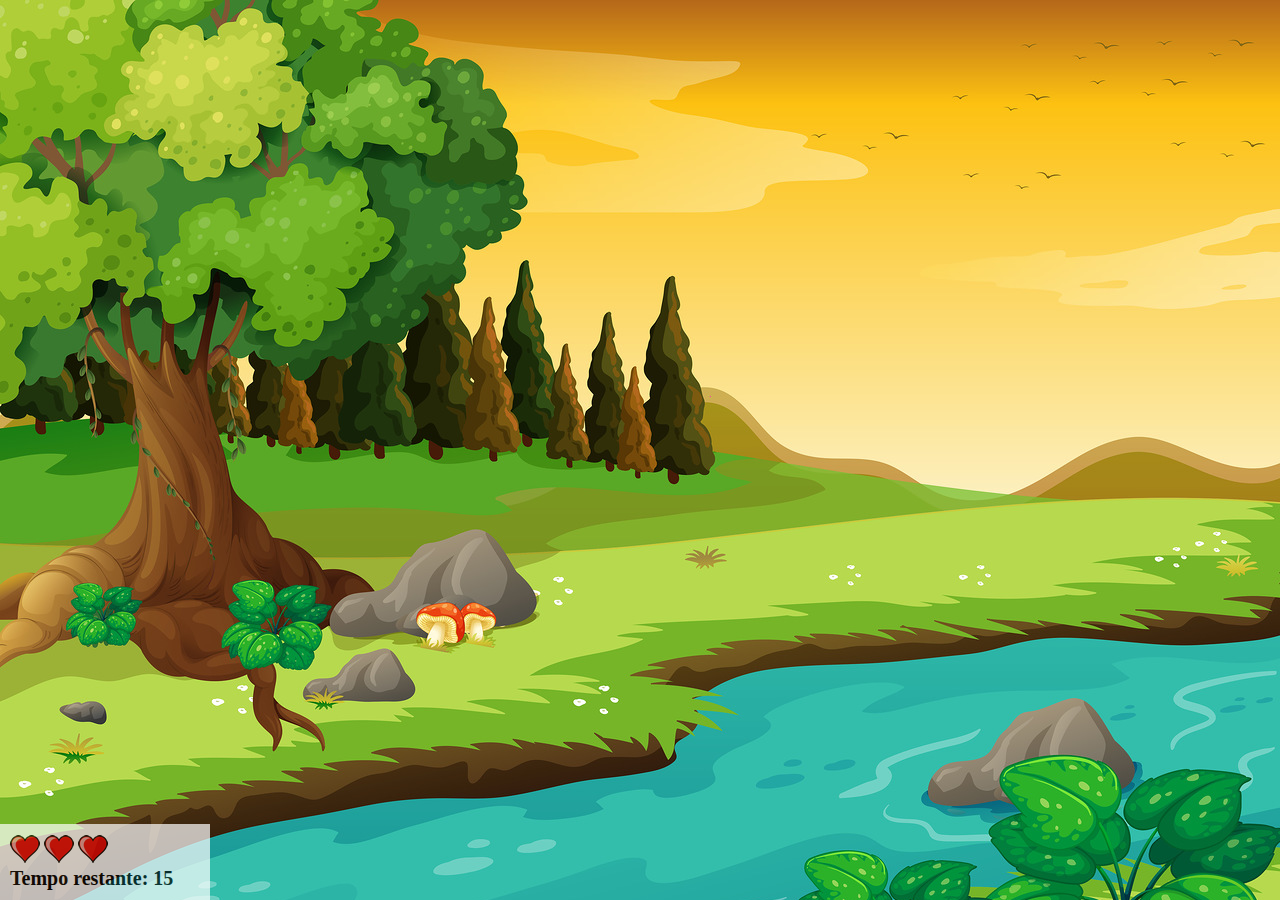
<file: index.html>
<!DOCTYPE html>
<html lang="en">
<head>
    <meta charset="UTF-8">
    <meta http-equiv="X-UA-Compatible" content="IE=edge">
    <meta name="viewport" content="width=device-width, initial-scale=1.0">
    <title>Mata Mosquito</title>
    <link rel="stylesheet" type="text/css" href="style.css">
    <script src="script.js"></script>
</head>
<body onresize="ajustaTamanhoPalcoJogo()">
  <div class="painel">
    <div class="vida"></div>
        <img id="v1" src="imagens/coracao_cheio.png">
        <img id="v2" src="imagens/coracao_cheio.png">
        <img id="v3" src="imagens/coracao_cheio.png">
    <div class="cronometro">Tempo restante: <span id="cronometro"></span></div>
  </div>
   <script>
        document.getElementById('cronometro').innerHTML = tempo        
        var criaMosca = setInterval(function(){
            posicaoRandomica()
        }, criaMosquitoTempo)   
    </script>
</body>
</html>
</file>
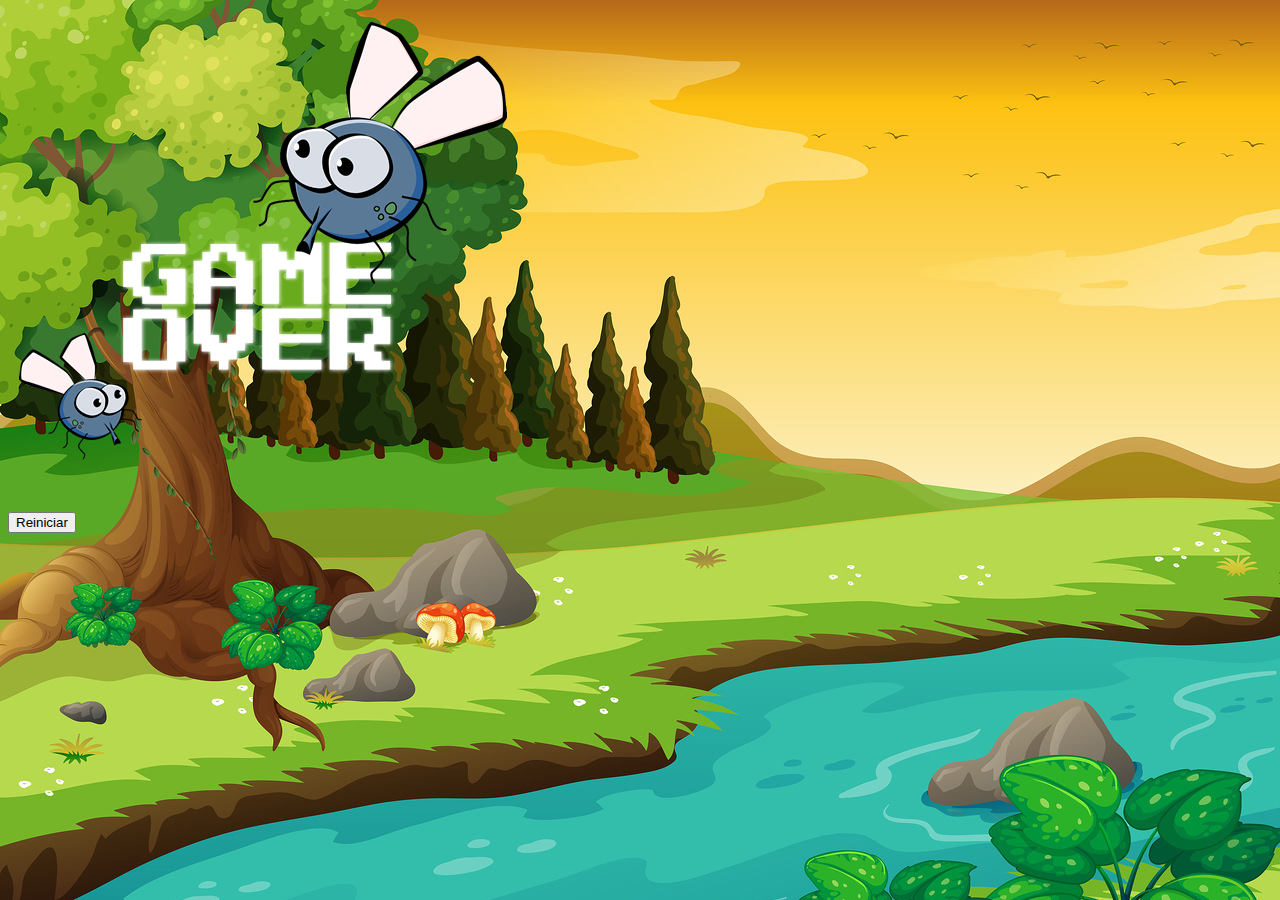
<file: fim.html>
<!DOCTYPE html>
<html lang="en">
<head>
    <meta charset="UTF-8">
    <meta http-equiv="X-UA-Compatible" content="IE=edge">
    <meta name="viewport" content="width=device-width, initial-scale=1.0">
    <title>GAMEOVER</title>
    <!-- CSS only -->
<link href="https://cdn.jsdelivr.net/npm/bootstrap@5.2.0-beta1/dist/css/bootstrap.min.css" rel="stylesheet" integrity="sha384-0evHe/X+R7YkIZDRvuzKMRqM+OrBnVFBL6DOitfPri4tjfHxaWutUpFmBp4vmVor" crossorigin="anonymous">
<link rel="stylesheet" href="style.css">
</head>
<body>
    <div class="container">
        <div class="row">
            <div class="col">
                <div class="d-flex justify-content-center">
                    <img src="imagens/game_over.png">
                </div>
            </div>
        </div>

        <div class="row">
            <div class="col">
                <div class="d-flex justify-content-center">
                    <button type="button" class="btn btn-dark btn-lg" onclick="window.location.href = 'index_i.html' ">Reiniciar</button>
                </div>
            </div>
        </div>
    </div>
</body>
</html>
</file>
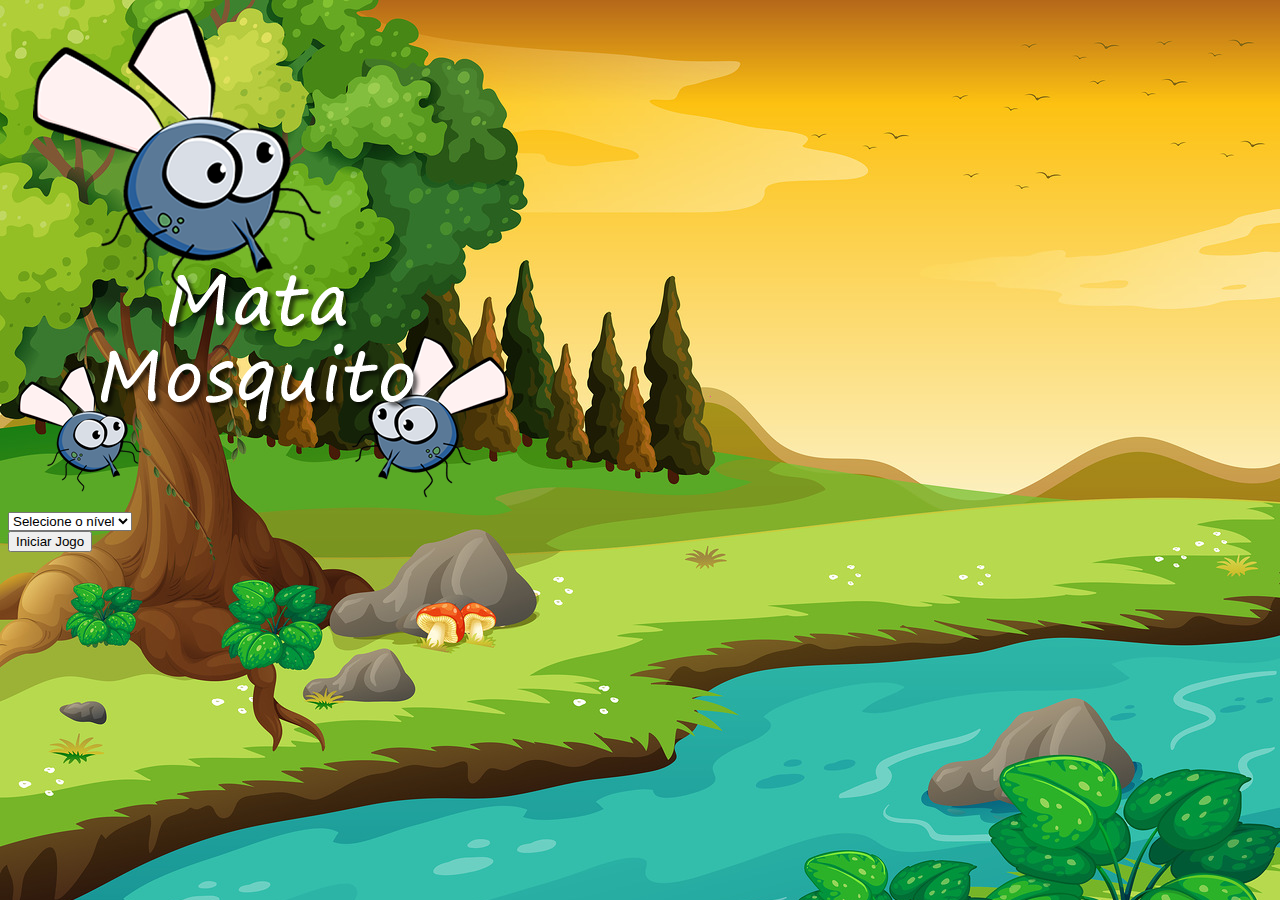
<file: index_i.html>
<!DOCTYPE html>
<html lang="en">
<head>
    <meta charset="UTF-8">
    <meta http-equiv="X-UA-Compatible" content="IE=edge">
    <meta name="viewport" content="width=device-width, initial-scale=1.0">
    <title>Inicial</title>
    <!-- CSS only -->
<link href="https://cdn.jsdelivr.net/npm/bootstrap@5.2.0-beta1/dist/css/bootstrap.min.css" rel="stylesheet" integrity="sha384-0evHe/X+R7YkIZDRvuzKMRqM+OrBnVFBL6DOitfPri4tjfHxaWutUpFmBp4vmVor" crossorigin="anonymous">
<link rel="stylesheet" href="style.css">
<script>
    function iniciarJogo(){
        var nivel = document.getElementById('nivel').value
        if(nivel === ''){
             alert('Selecione um nível para iniciar')
             return false
        }
        window.location.href = 'index.html?' + nivel
    }
</script>
</head>
<body>
    <div class="container">
        <div class="row">
            <div class="col">
                <div class="d-flex justify-content-center">
                    <img src="imagens/game.png">
                </div>
            </div>
        </div>

        <div class="row">
            <div class="col">
                <div class="d-flex justify-content-center">
                    <div class="mb-2">
                        <select class="form-control" id="nivel">
                            <option value="">Selecione o nível</option>
                            <option value="normal">Normal</option>
                            <option value="dificil">Díficil</option>
                            <option value="chucknorris ">Chuck Norris!</option>
                        </select>
                    </div>
                </div>
            </div>
        </div>

        <div class="row">
            <div class="col">
                <div class="d-flex justify-content-center">
                    <button type="button" class="btn btn-danger btn-lg" onclick="iniciarJogo()">Iniciar Jogo</button>
                </div>
            </div>
        </div>
    </div>
</body>
</html>
</file>
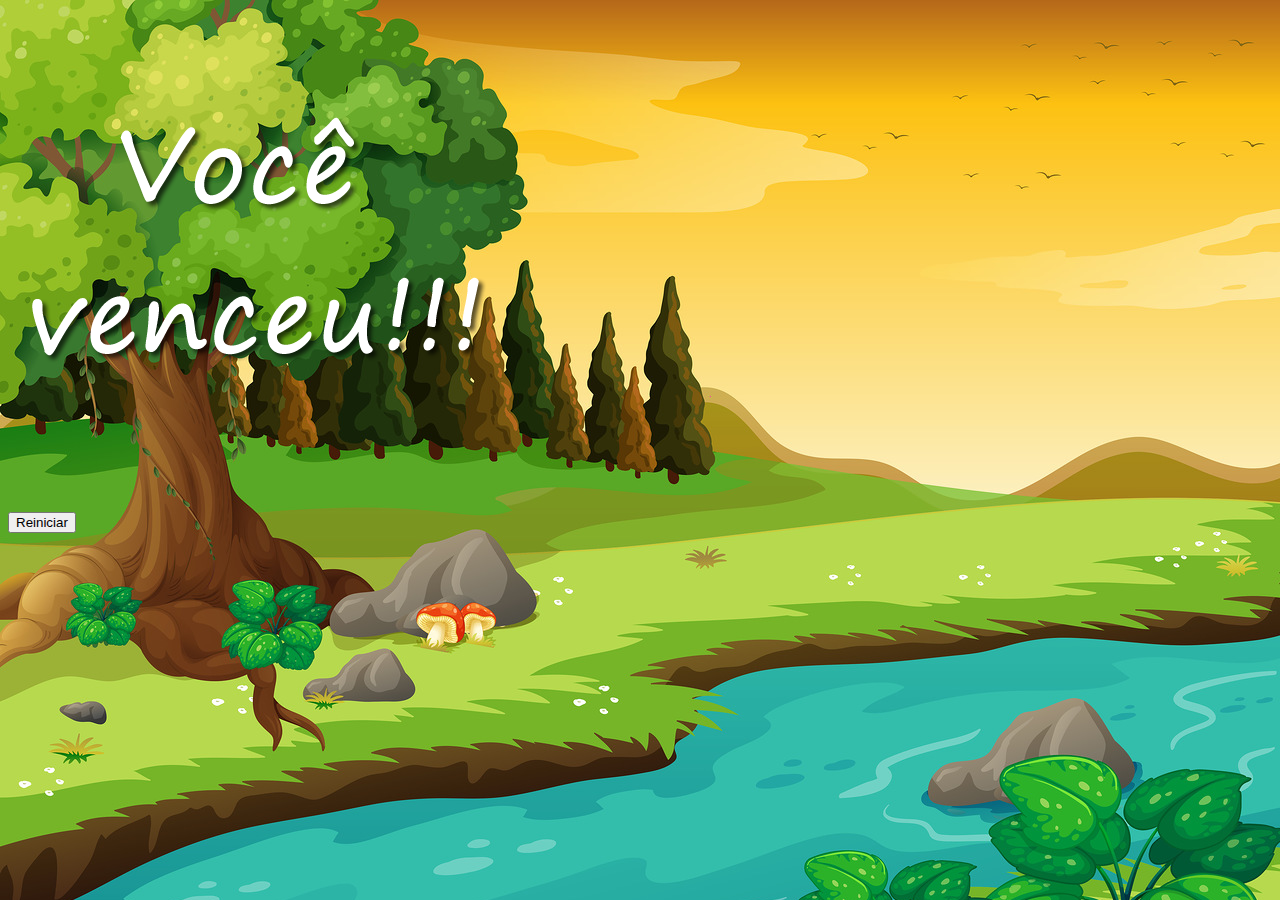
<file: vitoria.html>
<!DOCTYPE html>
<html lang="en">
<head>
    <meta charset="UTF-8">
    <meta http-equiv="X-UA-Compatible" content="IE=edge">
    <meta name="viewport" content="width=device-width, initial-scale=1.0">
    <title>VITORIA</title>
    <!-- CSS only -->
<link href="https://cdn.jsdelivr.net/npm/bootstrap@5.2.0-beta1/dist/css/bootstrap.min.css" rel="stylesheet" integrity="sha384-0evHe/X+R7YkIZDRvuzKMRqM+OrBnVFBL6DOitfPri4tjfHxaWutUpFmBp4vmVor" crossorigin="anonymous">
<link rel="stylesheet" href="style.css">
</head>
<body>
    <div class="container">
        <div class="row">
            <div class="col">
                <div class="d-flex justify-content-center">
                    <img src="imagens/vitoria.png">
                </div>
            </div>
        </div>

        <div class="row">
            <div class="col">
                <div class="d-flex justify-content-center">
                    <button type="button" class="btn btn-dark btn-lg" onclick="window.location.href = 'index_i.html' ">Reiniciar</button>
                </div>
            </div>
        </div>
    </div>
</body>
</html>
</file>
<file: style.css>
html{
    cursor: url(imagens/mata_mosca.png) 30 30, auto;
}

body{
    background-image: url(imagens/bg.jpg);
    background-repeat: no-repeat;
}

.mosquito1{
    width: 50px;
    height: 50px;
}

.mosquito2{
    width: 70px;
    height: 70px;
}

.mosquito3{
    width: 90px;
    height: 90px;
}

.ladoA{
    transform: scaleX(1);
}

.ladoB{
    transform: scaleX(-1);
}

.painel{
    position: absolute;
    left: 0px;
    width: 190px;
    padding: 10px;
    bottom: 0px;
    border-top: solid 1px #fff;
    background-color: #fff;
    opacity: 0.7;
}

.vida{
    float: left;
}

.cronometro{
    float: left;
    font-size: 20px;
    font-weight: bold;
}
</file>
